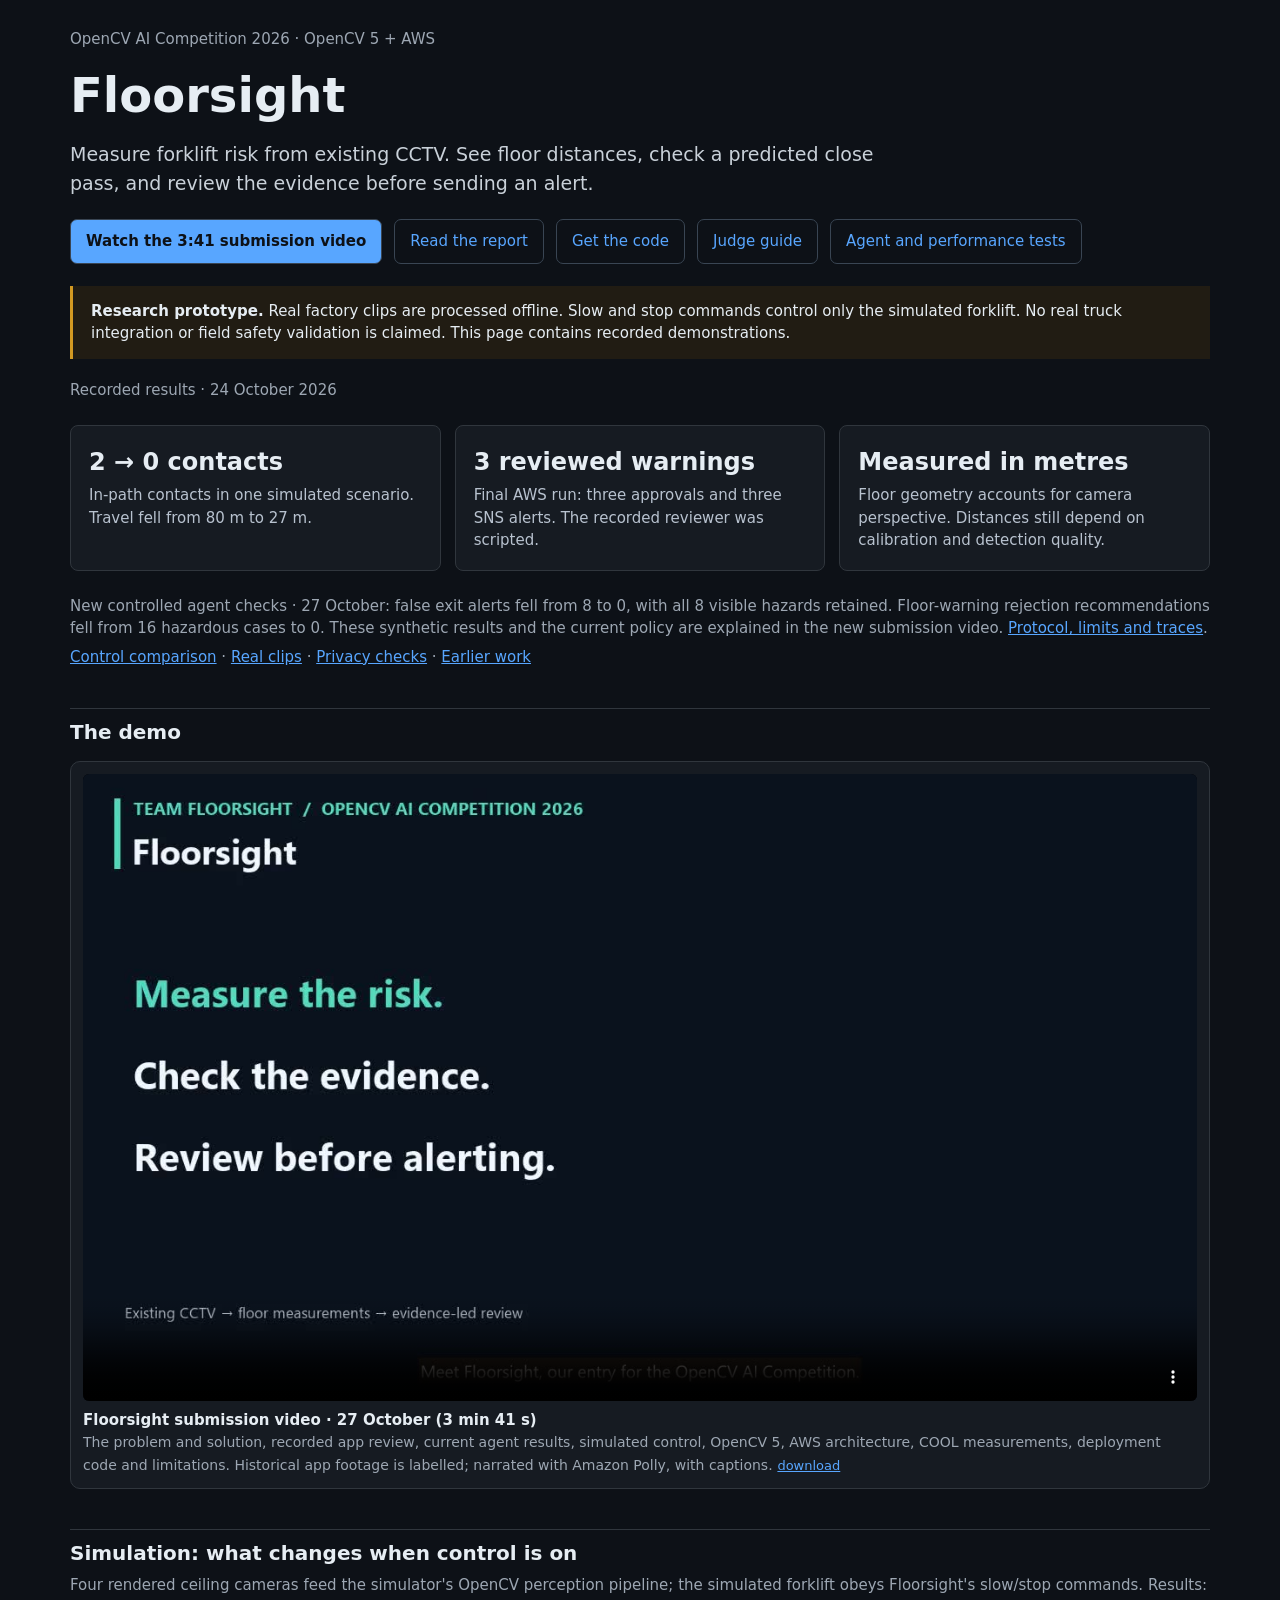
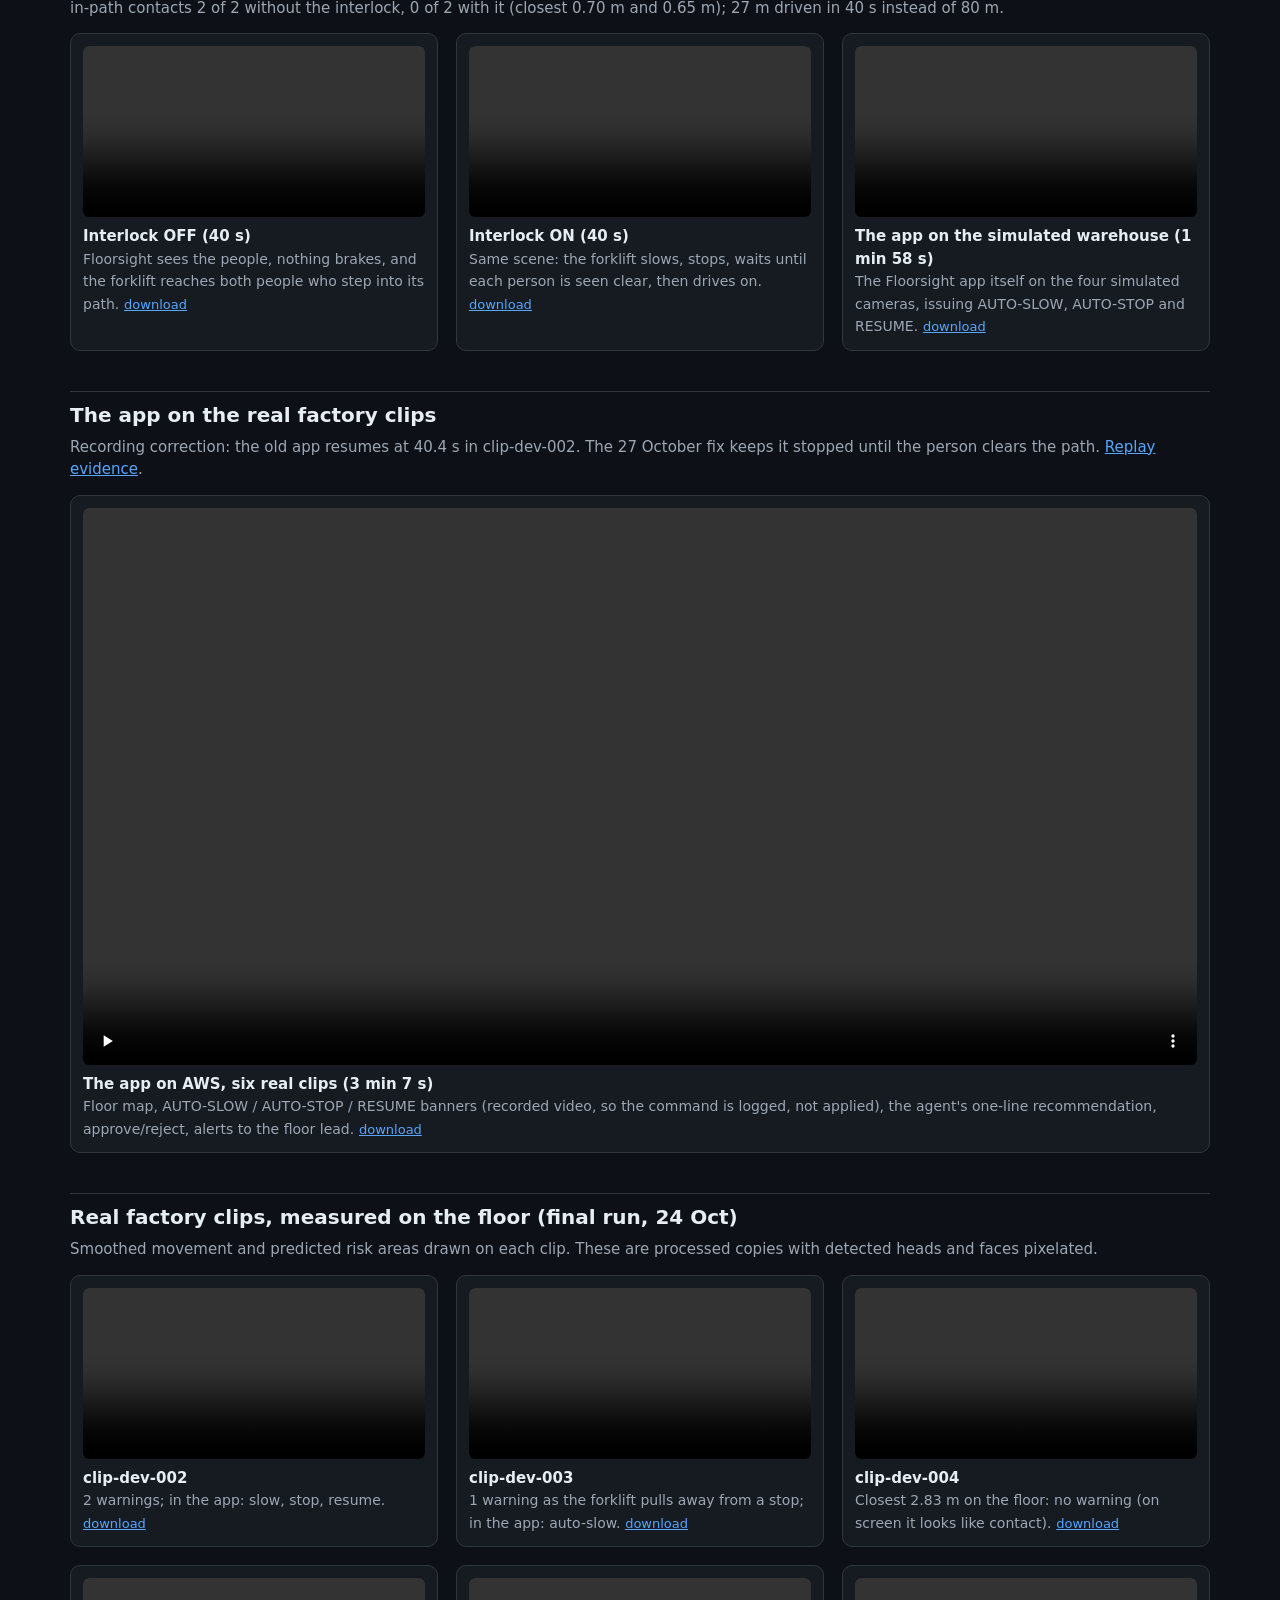
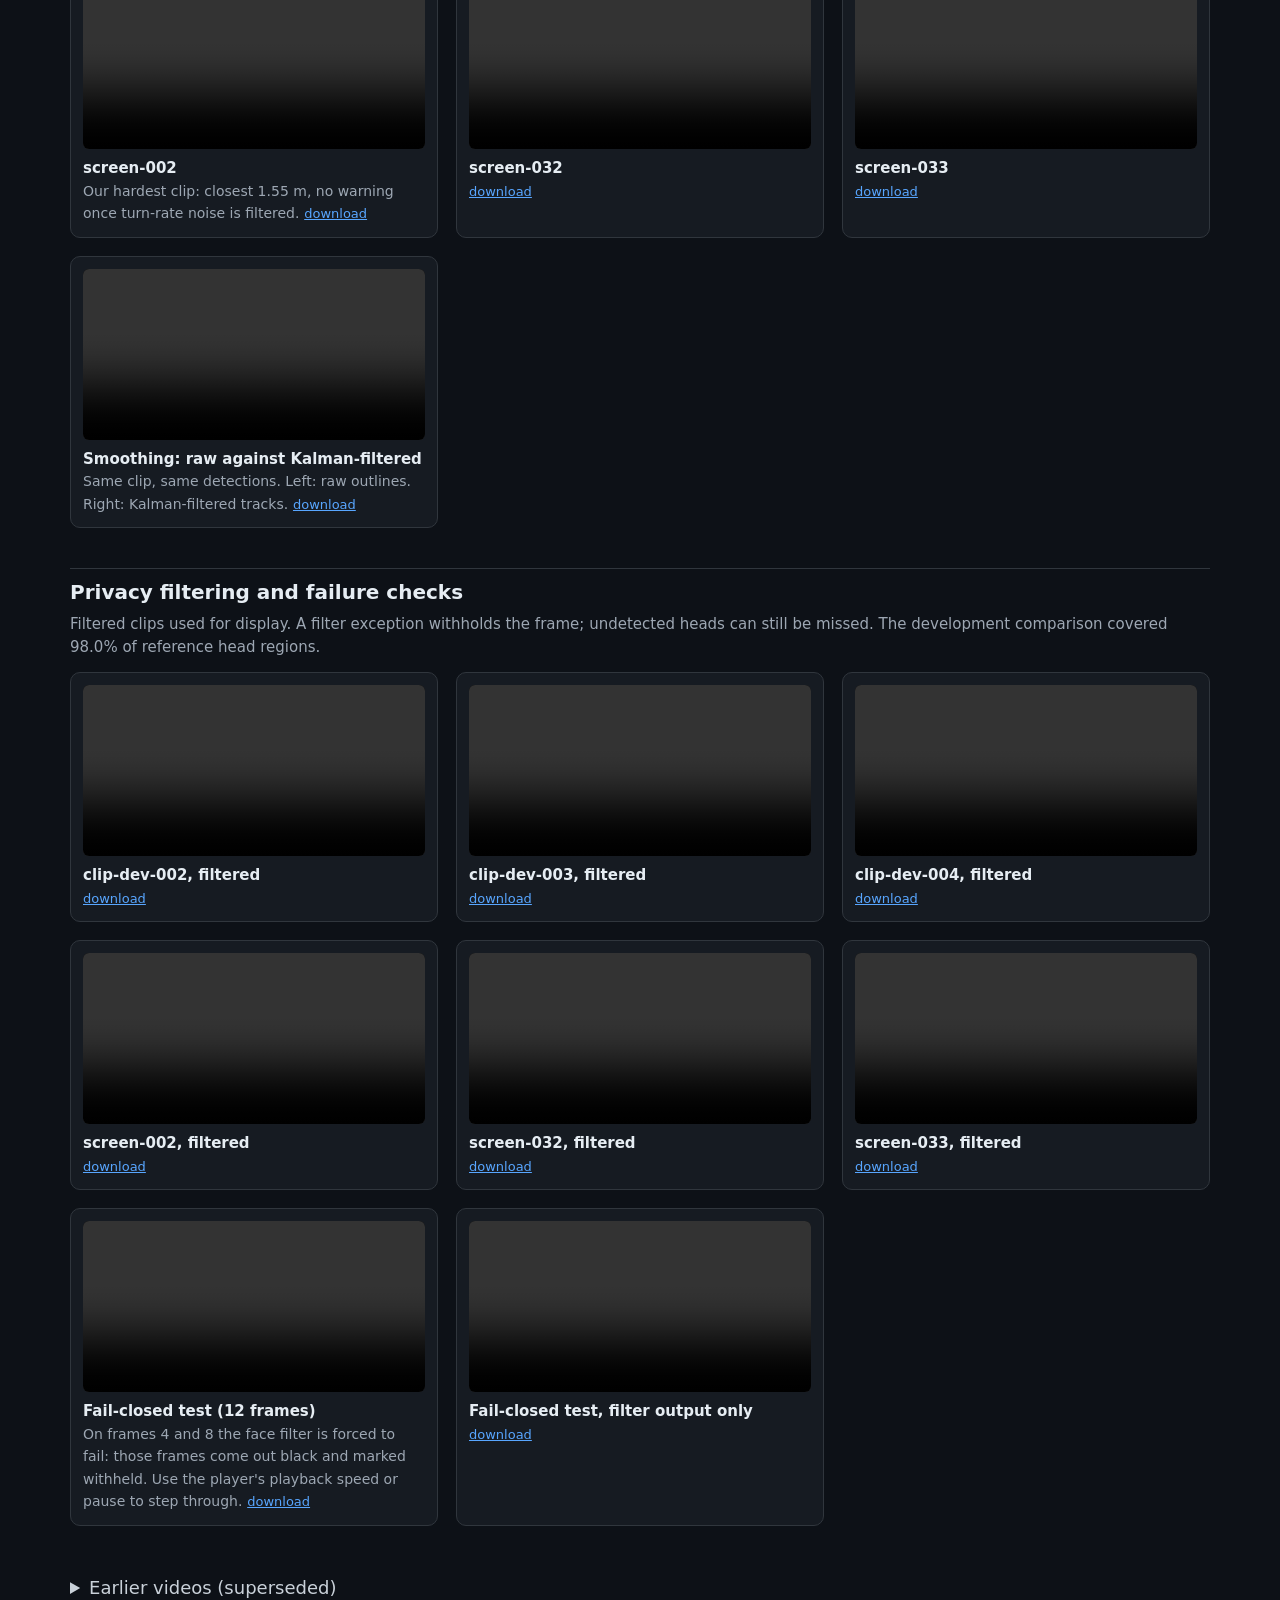
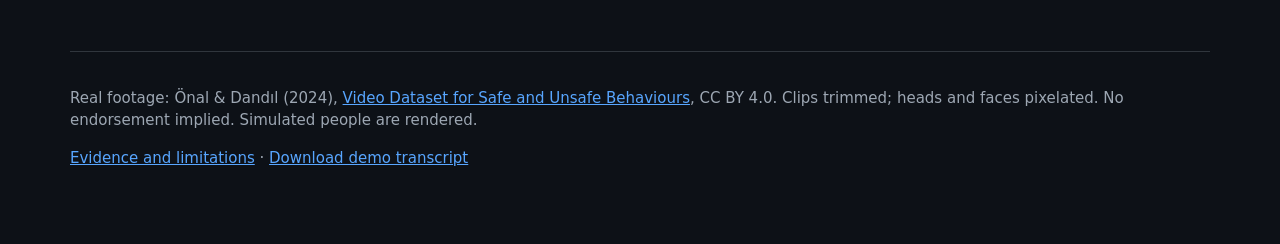
<file: index.html>
<!doctype html>
<html lang="en"><head><meta charset="utf-8"><meta name="viewport" content="width=device-width, initial-scale=1">
<title>Floorsight | Forklift risk from existing CCTV</title>
<meta name="description" content="Measure forklift risk in metres, inspect the evidence, and review warnings. Watch the OpenCV 5 and AWS prototype on real recordings and a simulated warehouse.">
<style>
  :root{color-scheme:dark}
  body{margin:0;background:#0d1117;color:#e6edf3;font:15px/1.5 system-ui,-apple-system,Segoe UI,Roboto,sans-serif}
  main{max-width:1180px;margin:0 auto;padding:28px 20px 60px}
  h1{font-size:28px;margin:0 0 6px} h2{font-size:20px;margin:40px 0 6px;padding-top:8px;border-top:1px solid #30363d}
  .lead{color:#9da7b3;margin:0 0 6px} a{color:#58a6ff}
  .grid{display:grid;grid-template-columns:repeat(auto-fill,minmax(min(100%,340px),1fr));gap:18px;margin-top:14px}
  .grid.wide{grid-template-columns:1fr}
  figure{margin:0;background:#161b22;border:1px solid #30363d;border-radius:10px;padding:12px;scroll-margin-top:16px}
  figure:target{border-color:#58a6ff;box-shadow:0 0 0 2px #58a6ff55}
  video{width:100%;border-radius:6px;background:#000;display:block}
  figcaption{margin-top:8px} figcaption b{display:block} figcaption span{color:#9da7b3;font-size:14px}
  .dl{font-size:13px}
  html{scroll-behavior:smooth}
  *{box-sizing:border-box}
  h1{font-size:clamp(30px,5vw,48px);line-height:1.1;margin:18px 0}
  .intro{max-width:820px;font-size:19px;color:#c9d1d9}
  nav{display:flex;gap:12px;flex-wrap:wrap;margin:22px 0}
  nav a{padding:10px 15px;border:1px solid #394553;border-radius:7px;text-decoration:none}
  nav a:first-child{background:#58a6ff;color:#0d1117;font-weight:700}
  a:focus-visible,summary:focus-visible,video:focus-visible{outline:3px solid #ffd166;outline-offset:4px}
  .notice{padding:14px 18px;border-left:3px solid #d29922;background:#211c13;margin:20px 0}
  .results{display:grid;grid-template-columns:repeat(auto-fit,minmax(min(100%,210px),1fr));gap:14px;margin:24px 0}
  .result{padding:18px;background:#161b22;border:1px solid #30363d;border-radius:8px}
  .result strong{display:block;font-size:24px;margin-bottom:4px}
  .result p{margin:0;color:#b8c2cf}
  details{margin-top:36px}summary{cursor:pointer;font-size:18px;padding:12px 0;color:#c9d1d9}
  .skip{position:absolute;left:16px;top:-80px;padding:10px;background:#fff;color:#000}
  .skip:focus{top:8px}
  .footer{margin-top:38px;padding-top:20px;border-top:1px solid #30363d;color:#9da7b3}
  @media(prefers-reduced-motion:reduce){html{scroll-behavior:auto}}
</style></head><body><a class="skip" href="#main">Skip to content</a><main id="main">
<header>
<p class="lead">OpenCV AI Competition 2026 · OpenCV 5 + AWS</p>
<h1>Floorsight</h1>
<p class="intro">Measure forklift risk from existing CCTV. See floor distances, check a predicted close pass, and review the evidence before sending an alert.</p>
<nav aria-label="Project links">
<a href="#demo">Watch the 3:41 submission video</a>
<a href="https://github.com/cipher-v/floorsight/blob/main/docs/TECHNICAL_REPORT.md">Read the report</a>
<a href="https://github.com/cipher-v/floorsight">Get the code</a>
<a href="https://github.com/cipher-v/floorsight/blob/main/docs/JUDGING.md">Judge guide</a>
<a href="https://github.com/cipher-v/floorsight/blob/main/docs/EVALUATION.md">Agent and performance tests</a>
</nav>
<p class="notice"><strong>Research prototype.</strong> Real factory clips are processed offline. Slow and stop commands control only the simulated forklift. No real truck integration or field safety validation is claimed. This page contains recorded demonstrations.</p>
</header>
<p class="lead">Recorded results · 24 October 2026</p>
<section class="results" aria-label="Recorded results from 24 October">
<div class="result"><strong>2 → 0 contacts</strong><p>In-path contacts in one simulated scenario. Travel fell from 80 m to 27 m.</p></div>
<div class="result"><strong>3 reviewed warnings</strong><p>Final AWS run: three approvals and three SNS alerts. The recorded reviewer was scripted.</p></div>
<div class="result"><strong>Measured in metres</strong><p>Floor geometry accounts for camera perspective. Distances still depend on calibration and detection quality.</p></div>
</section>
<p class="lead">New controlled agent checks · 27 October: false exit alerts fell from 8 to 0, with all 8 visible hazards retained. Floor-warning rejection recommendations fell from 16 hazardous cases to 0. These synthetic results and the current policy are explained in the new submission video. <a href="https://github.com/cipher-v/floorsight/blob/main/docs/EVALUATION.md">Protocol, limits and traces</a>.</p>
<p class="lead"><a href="#simulation">Control comparison</a> · <a href="#real-clips">Real clips</a> · <a href="#privacy">Privacy checks</a> · <a href="#archive">Earlier work</a></p>
<h2>The demo</h2>

<div class="grid wide">
<figure id="demo"><video aria-labelledby="demo-title" controls preload="none" playsinline poster="videos/floorsight-demo-poster.jpg" src="videos/floorsight-demo.mp4"><track kind="captions" src="videos/floorsight-demo.vtt" srclang="en" label="English"></video><figcaption><b id="demo-title">Floorsight submission video · 27 October (3 min 41 s)</b><span>The problem and solution, recorded app review, current agent results, simulated control, OpenCV 5, AWS architecture, COOL measurements, deployment code and limitations. Historical app footage is labelled; narrated with Amazon Polly, with captions.</span> <a class="dl" href="videos/floorsight-demo.mp4" download>download</a></figcaption></figure>
</div>
<h2 id="simulation">Simulation: what changes when control is on</h2>
<p class="lead">Four rendered ceiling cameras feed the simulator&#x27;s OpenCV perception pipeline; the simulated forklift obeys Floorsight&#x27;s slow/stop commands. Results: in-path contacts 2 of 2 without the interlock, 0 of 2 with it (closest 0.70 m and 0.65 m); 27 m driven in 40 s instead of 80 m.</p>
<div class="grid">
<figure id="sim-off"><video aria-labelledby="sim-off-title" controls preload="none" playsinline src="videos/simulator/interlock-off.mp4"></video><figcaption><b id="sim-off-title">Interlock OFF (40 s)</b><span>Floorsight sees the people, nothing brakes, and the forklift reaches both people who step into its path.</span> <a class="dl" href="videos/simulator/interlock-off.mp4" download>download</a></figcaption></figure>
<figure id="sim-on"><video aria-labelledby="sim-on-title" controls preload="none" playsinline src="videos/simulator/interlock-on.mp4"></video><figcaption><b id="sim-on-title">Interlock ON (40 s)</b><span>Same scene: the forklift slows, stops, waits until each person is seen clear, then drives on.</span> <a class="dl" href="videos/simulator/interlock-on.mp4" download>download</a></figcaption></figure>
<figure id="app-sim"><video aria-labelledby="app-sim-title" controls preload="none" playsinline src="videos/app/app-simulator.webm"></video><figcaption><b id="app-sim-title">The app on the simulated warehouse (1 min 58 s)</b><span>The Floorsight app itself on the four simulated cameras, issuing AUTO-SLOW, AUTO-STOP and RESUME.</span> <a class="dl" href="videos/app/app-simulator.webm" download>download</a></figcaption></figure>
</div>
<h2>The app on the real factory clips</h2>
<p class="lead">Recording correction: the old app resumes at 40.4 s in clip-dev-002. The 27 October fix keeps it stopped until the person clears the path. <a href="https://github.com/cipher-v/floorsight/blob/main/docs/receipts/interlock-replay-check-20261027.txt">Replay evidence</a>.</p>
<div class="grid wide">
<figure id="app-real"><video aria-labelledby="app-real-title" controls preload="none" playsinline src="videos/app/app-real-clips.webm"></video><figcaption><b id="app-real-title">The app on AWS, six real clips (3 min 7 s)</b><span>Floor map, AUTO-SLOW / AUTO-STOP / RESUME banners (recorded video, so the command is logged, not applied), the agent&#x27;s one-line recommendation, approve/reject, alerts to the floor lead.</span> <a class="dl" href="videos/app/app-real-clips.webm" download>download</a></figcaption></figure>
</div>
<h2 id="real-clips">Real factory clips, measured on the floor (final run, 24 Oct)</h2>
<p class="lead">Smoothed movement and predicted risk areas drawn on each clip. These are processed copies with detected heads and faces pixelated.</p>
<div class="grid">
<figure id="overlay-clip-dev-002"><video aria-labelledby="overlay-clip-dev-002-title" controls preload="none" playsinline src="videos/real-clips/clip-dev-002-overlay.mp4"></video><figcaption><b id="overlay-clip-dev-002-title">clip-dev-002</b><span>2 warnings; in the app: slow, stop, resume.</span> <a class="dl" href="videos/real-clips/clip-dev-002-overlay.mp4" download>download</a></figcaption></figure>
<figure id="overlay-clip-dev-003"><video aria-labelledby="overlay-clip-dev-003-title" controls preload="none" playsinline src="videos/real-clips/clip-dev-003-overlay.mp4"></video><figcaption><b id="overlay-clip-dev-003-title">clip-dev-003</b><span>1 warning as the forklift pulls away from a stop; in the app: auto-slow.</span> <a class="dl" href="videos/real-clips/clip-dev-003-overlay.mp4" download>download</a></figcaption></figure>
<figure id="overlay-clip-dev-004"><video aria-labelledby="overlay-clip-dev-004-title" controls preload="none" playsinline src="videos/real-clips/clip-dev-004-overlay.mp4"></video><figcaption><b id="overlay-clip-dev-004-title">clip-dev-004</b><span>Closest 2.83 m on the floor: no warning (on screen it looks like contact).</span> <a class="dl" href="videos/real-clips/clip-dev-004-overlay.mp4" download>download</a></figcaption></figure>
<figure id="overlay-screen-002"><video aria-labelledby="overlay-screen-002-title" controls preload="none" playsinline src="videos/real-clips/screen-002-overlay.mp4"></video><figcaption><b id="overlay-screen-002-title">screen-002</b><span>Our hardest clip: closest 1.55 m, no warning once turn-rate noise is filtered.</span> <a class="dl" href="videos/real-clips/screen-002-overlay.mp4" download>download</a></figcaption></figure>
<figure id="overlay-screen-032"><video aria-labelledby="overlay-screen-032-title" controls preload="none" playsinline src="videos/real-clips/screen-032-overlay.mp4"></video><figcaption><b id="overlay-screen-032-title">screen-032</b> <a class="dl" href="videos/real-clips/screen-032-overlay.mp4" download>download</a></figcaption></figure>
<figure id="overlay-screen-033"><video aria-labelledby="overlay-screen-033-title" controls preload="none" playsinline src="videos/real-clips/screen-033-overlay.mp4"></video><figcaption><b id="overlay-screen-033-title">screen-033</b> <a class="dl" href="videos/real-clips/screen-033-overlay.mp4" download>download</a></figcaption></figure>
<figure id="smoothing"><video aria-labelledby="smoothing-title" controls preload="none" playsinline src="videos/smoothing/screen-002-raw-vs-smoothed.mp4"></video><figcaption><b id="smoothing-title">Smoothing: raw against Kalman-filtered</b><span>Same clip, same detections. Left: raw outlines. Right: Kalman-filtered tracks.</span> <a class="dl" href="videos/smoothing/screen-002-raw-vs-smoothed.mp4" download>download</a></figcaption></figure>
</div>
<h2 id="privacy">Privacy filtering and failure checks</h2>
<p class="lead">Filtered clips used for display. A filter exception withholds the frame; undetected heads can still be missed. The development comparison covered 98.0% of reference head regions.</p>
<div class="grid">
<figure id="filtered-clip-dev-002"><video aria-labelledby="filtered-clip-dev-002-title" controls preload="none" playsinline src="videos/real-clips/privacy-filtered/clip-dev-002-filtered.mp4"></video><figcaption><b id="filtered-clip-dev-002-title">clip-dev-002, filtered</b> <a class="dl" href="videos/real-clips/privacy-filtered/clip-dev-002-filtered.mp4" download>download</a></figcaption></figure>
<figure id="filtered-clip-dev-003"><video aria-labelledby="filtered-clip-dev-003-title" controls preload="none" playsinline src="videos/real-clips/privacy-filtered/clip-dev-003-filtered.mp4"></video><figcaption><b id="filtered-clip-dev-003-title">clip-dev-003, filtered</b> <a class="dl" href="videos/real-clips/privacy-filtered/clip-dev-003-filtered.mp4" download>download</a></figcaption></figure>
<figure id="filtered-clip-dev-004"><video aria-labelledby="filtered-clip-dev-004-title" controls preload="none" playsinline src="videos/real-clips/privacy-filtered/clip-dev-004-filtered.mp4"></video><figcaption><b id="filtered-clip-dev-004-title">clip-dev-004, filtered</b> <a class="dl" href="videos/real-clips/privacy-filtered/clip-dev-004-filtered.mp4" download>download</a></figcaption></figure>
<figure id="filtered-screen-002"><video aria-labelledby="filtered-screen-002-title" controls preload="none" playsinline src="videos/real-clips/privacy-filtered/screen-002-filtered.mp4"></video><figcaption><b id="filtered-screen-002-title">screen-002, filtered</b> <a class="dl" href="videos/real-clips/privacy-filtered/screen-002-filtered.mp4" download>download</a></figcaption></figure>
<figure id="filtered-screen-032"><video aria-labelledby="filtered-screen-032-title" controls preload="none" playsinline src="videos/real-clips/privacy-filtered/screen-032-filtered.mp4"></video><figcaption><b id="filtered-screen-032-title">screen-032, filtered</b> <a class="dl" href="videos/real-clips/privacy-filtered/screen-032-filtered.mp4" download>download</a></figcaption></figure>
<figure id="filtered-screen-033"><video aria-labelledby="filtered-screen-033-title" controls preload="none" playsinline src="videos/real-clips/privacy-filtered/screen-033-filtered.mp4"></video><figcaption><b id="filtered-screen-033-title">screen-033, filtered</b> <a class="dl" href="videos/real-clips/privacy-filtered/screen-033-filtered.mp4" download>download</a></figcaption></figure>
<figure id="fail-closed"><video aria-labelledby="fail-closed-title" controls preload="none" playsinline src="videos/real-clips/fail-closed-test-overlay.mp4"></video><figcaption><b id="fail-closed-title">Fail-closed test (12 frames)</b><span>On frames 4 and 8 the face filter is forced to fail: those frames come out black and marked withheld. Use the player&#x27;s playback speed or pause to step through.</span> <a class="dl" href="videos/real-clips/fail-closed-test-overlay.mp4" download>download</a></figcaption></figure>
<figure id="fail-closed-filtered"><video aria-labelledby="fail-closed-filtered-title" controls preload="none" playsinline src="videos/real-clips/privacy-filtered/fail-closed-test-filtered.mp4"></video><figcaption><b id="fail-closed-filtered-title">Fail-closed test, filter output only</b> <a class="dl" href="videos/real-clips/privacy-filtered/fail-closed-test-filtered.mp4" download>download</a></figcaption></figure>
</div>
<details id="archive"><summary>Earlier videos (superseded)</summary>
<p class="lead"><a href="videos/earlier/2026-10-24-submission-demo.mp4">24 October demo (4:22)</a>: preserved for reference; superseded by the 27 October submission video above.</p>
<p class="lead">Superseded: some numbers in these were corrected later (for example, screen-002 no longer warns once the turn-rate noise is filtered). The final historical numbers are in the demo and <a href="https://github.com/cipher-v/floorsight/blob/main/docs/TECHNICAL_REPORT.md">report</a>.</p>
<div class="grid">
<figure id="cameras-demo_001"><video aria-labelledby="cameras-demo_001-title" controls preload="none" playsinline src="videos/simulator/cameras-demo_001/cam1.mp4"></video><figcaption><b id="cameras-demo_001-title">17 Oct: simulated camera 1 (3 min)</b><span>The first simulated scenario, rendered.</span> <a class="dl" href="videos/simulator/cameras-demo_001/cam1.mp4" download>download</a></figcaption></figure>
<figure id="cameras-demo_001-cam2"><video aria-labelledby="cameras-demo_001-cam2-title" controls preload="none" playsinline src="videos/simulator/cameras-demo_001/cam2.mp4"></video><figcaption><b id="cameras-demo_001-cam2-title">17 Oct: simulated camera 2 (3 min)</b> <a class="dl" href="videos/simulator/cameras-demo_001/cam2.mp4" download>download</a></figcaption></figure>
<figure id="cameras-demo_001-cam3"><video aria-labelledby="cameras-demo_001-cam3-title" controls preload="none" playsinline src="videos/simulator/cameras-demo_001/cam3.mp4"></video><figcaption><b id="cameras-demo_001-cam3-title">17 Oct: simulated camera 3 (3 min)</b> <a class="dl" href="videos/simulator/cameras-demo_001/cam3.mp4" download>download</a></figcaption></figure>
<figure id="cameras-demo_001-cam4"><video aria-labelledby="cameras-demo_001-cam4-title" controls preload="none" playsinline src="videos/simulator/cameras-demo_001/cam4.mp4"></video><figcaption><b id="cameras-demo_001-cam4-title">17 Oct: simulated camera 4 (3 min)</b> <a class="dl" href="videos/simulator/cameras-demo_001/cam4.mp4" download>download</a></figcaption></figure>
<figure id="e-2026-10-17-simulator-tracking"><video aria-labelledby="e-2026-10-17-simulator-tracking-title" controls preload="none" playsinline src="videos/earlier/2026-10-17-simulator-tracking.mp4"></video><figcaption><b id="e-2026-10-17-simulator-tracking-title">17 Oct: multi-camera tracking in the simulator</b> <a class="dl" href="videos/earlier/2026-10-17-simulator-tracking.mp4" download>download</a></figcaption></figure>
<figure id="e-2026-10-17-simulator-region-history"><video aria-labelledby="e-2026-10-17-simulator-region-history-title" controls preload="none" playsinline src="videos/earlier/2026-10-17-simulator-region-history.webm"></video><figcaption><b id="e-2026-10-17-simulator-region-history-title">17 Oct: region history in the simulator</b> <a class="dl" href="videos/earlier/2026-10-17-simulator-region-history.webm" download>download</a></figcaption></figure>
<figure id="e-2026-10-19-clip-dev-001-overlay"><video aria-labelledby="e-2026-10-19-clip-dev-001-overlay-title" controls preload="none" playsinline src="videos/earlier/2026-10-19-clip-dev-001-overlay.mp4"></video><figcaption><b id="e-2026-10-19-clip-dev-001-overlay-title">19 Oct: clip-dev-001, earlier detector stack</b> <a class="dl" href="videos/earlier/2026-10-19-clip-dev-001-overlay.mp4" download>download</a></figcaption></figure>
<figure id="e-2026-10-19-clip-dev-002-overlay"><video aria-labelledby="e-2026-10-19-clip-dev-002-overlay-title" controls preload="none" playsinline src="videos/earlier/2026-10-19-clip-dev-002-overlay.mp4"></video><figcaption><b id="e-2026-10-19-clip-dev-002-overlay-title">19 Oct: clip-dev-002, earlier detector stack</b> <a class="dl" href="videos/earlier/2026-10-19-clip-dev-002-overlay.mp4" download>download</a></figcaption></figure>
<figure id="e-2026-10-19-clip-dev-004-overlay"><video aria-labelledby="e-2026-10-19-clip-dev-004-overlay-title" controls preload="none" playsinline src="videos/earlier/2026-10-19-clip-dev-004-overlay.mp4"></video><figcaption><b id="e-2026-10-19-clip-dev-004-overlay-title">19 Oct: clip-dev-004, earlier detector stack</b> <a class="dl" href="videos/earlier/2026-10-19-clip-dev-004-overlay.mp4" download>download</a></figcaption></figure>
<figure id="e-2026-10-20-clip-dev-004-zone"><video aria-labelledby="e-2026-10-20-clip-dev-004-zone-title" controls preload="none" playsinline src="videos/earlier/2026-10-20-clip-dev-004-zone.mp4"></video><figcaption><b id="e-2026-10-20-clip-dev-004-zone-title">20 Oct: first danger zones, clip-dev-004</b> <a class="dl" href="videos/earlier/2026-10-20-clip-dev-004-zone.mp4" download>download</a></figcaption></figure>
<figure id="e-2026-10-20-screen-002-zone"><video aria-labelledby="e-2026-10-20-screen-002-zone-title" controls preload="none" playsinline src="videos/earlier/2026-10-20-screen-002-zone.mp4"></video><figcaption><b id="e-2026-10-20-screen-002-zone-title">20 Oct: first danger zones, screen-002</b> <a class="dl" href="videos/earlier/2026-10-20-screen-002-zone.mp4" download>download</a></figcaption></figure>
<figure id="e-2026-10-20-screen-002-swerve-halfspeed"><video aria-labelledby="e-2026-10-20-screen-002-swerve-halfspeed-title" controls preload="none" playsinline src="videos/earlier/2026-10-20-screen-002-swerve-halfspeed.mp4"></video><figcaption><b id="e-2026-10-20-screen-002-swerve-halfspeed-title">20 Oct: the swerve, half speed</b><span>With the earlier detectors the outline swerved in the last 40 ms and the warning came 0.04 s too late.</span> <a class="dl" href="videos/earlier/2026-10-20-screen-002-swerve-halfspeed.mp4" download>download</a></figcaption></figure>
<figure id="e-2026-10-21-app-run"><video aria-labelledby="e-2026-10-21-app-run-title" controls preload="none" playsinline src="videos/earlier/2026-10-21-app-run.mp4"></video><figcaption><b id="e-2026-10-21-app-run-title">21 Oct: first app run on the real clips</b> <a class="dl" href="videos/earlier/2026-10-21-app-run.mp4" download>download</a></figcaption></figure>
<figure id="e-2026-10-24-demo-draft-1"><video aria-labelledby="e-2026-10-24-demo-draft-1-title" controls preload="none" playsinline src="videos/earlier/2026-10-24-demo-draft-1.mp4"></video><figcaption><b id="e-2026-10-24-demo-draft-1-title">24 Oct: demo draft 1</b> <a class="dl" href="videos/earlier/2026-10-24-demo-draft-1.mp4" download>download</a></figcaption></figure>
<figure id="e-2026-10-24-demo-draft-2"><video aria-labelledby="e-2026-10-24-demo-draft-2-title" controls preload="none" playsinline src="videos/earlier/2026-10-24-demo-draft-2.mp4"></video><figcaption><b id="e-2026-10-24-demo-draft-2-title">24 Oct: demo draft 2</b> <a class="dl" href="videos/earlier/2026-10-24-demo-draft-2.mp4" download>download</a></figcaption></figure>
</div>
</details>
<footer class="footer">
<p>Real footage: Önal &amp; Dandıl (2024), <a href="https://doi.org/10.17632/xjmtb22pff.1">Video Dataset for Safe and Unsafe Behaviours</a>, CC BY 4.0. Clips trimmed; heads and faces pixelated. No endorsement implied. Simulated people are rendered.</p>
<p><a href="https://github.com/cipher-v/floorsight/blob/main/docs/TECHNICAL_REPORT.md#results-and-limits">Evidence and limitations</a> · <a href="videos/floorsight-demo.srt" download>Download demo transcript</a></p>
</footer>
</main>
<script>
document.querySelectorAll("video").forEach(video => {
  video.addEventListener("play", () => {
    document.querySelectorAll("video").forEach(other => { if (other !== video) other.pause(); });
  });
});
function revealLinkedVideo() {
  let id;
  try { id = decodeURIComponent(location.hash.slice(1)); } catch (_) { return; }
  const target = document.getElementById(id);
  const archive = target && target.closest("details");
  if (archive) { archive.open = true; target.scrollIntoView(); }
}
window.addEventListener("hashchange", revealLinkedVideo);
revealLinkedVideo();
</script>
</body></html>
</file>
